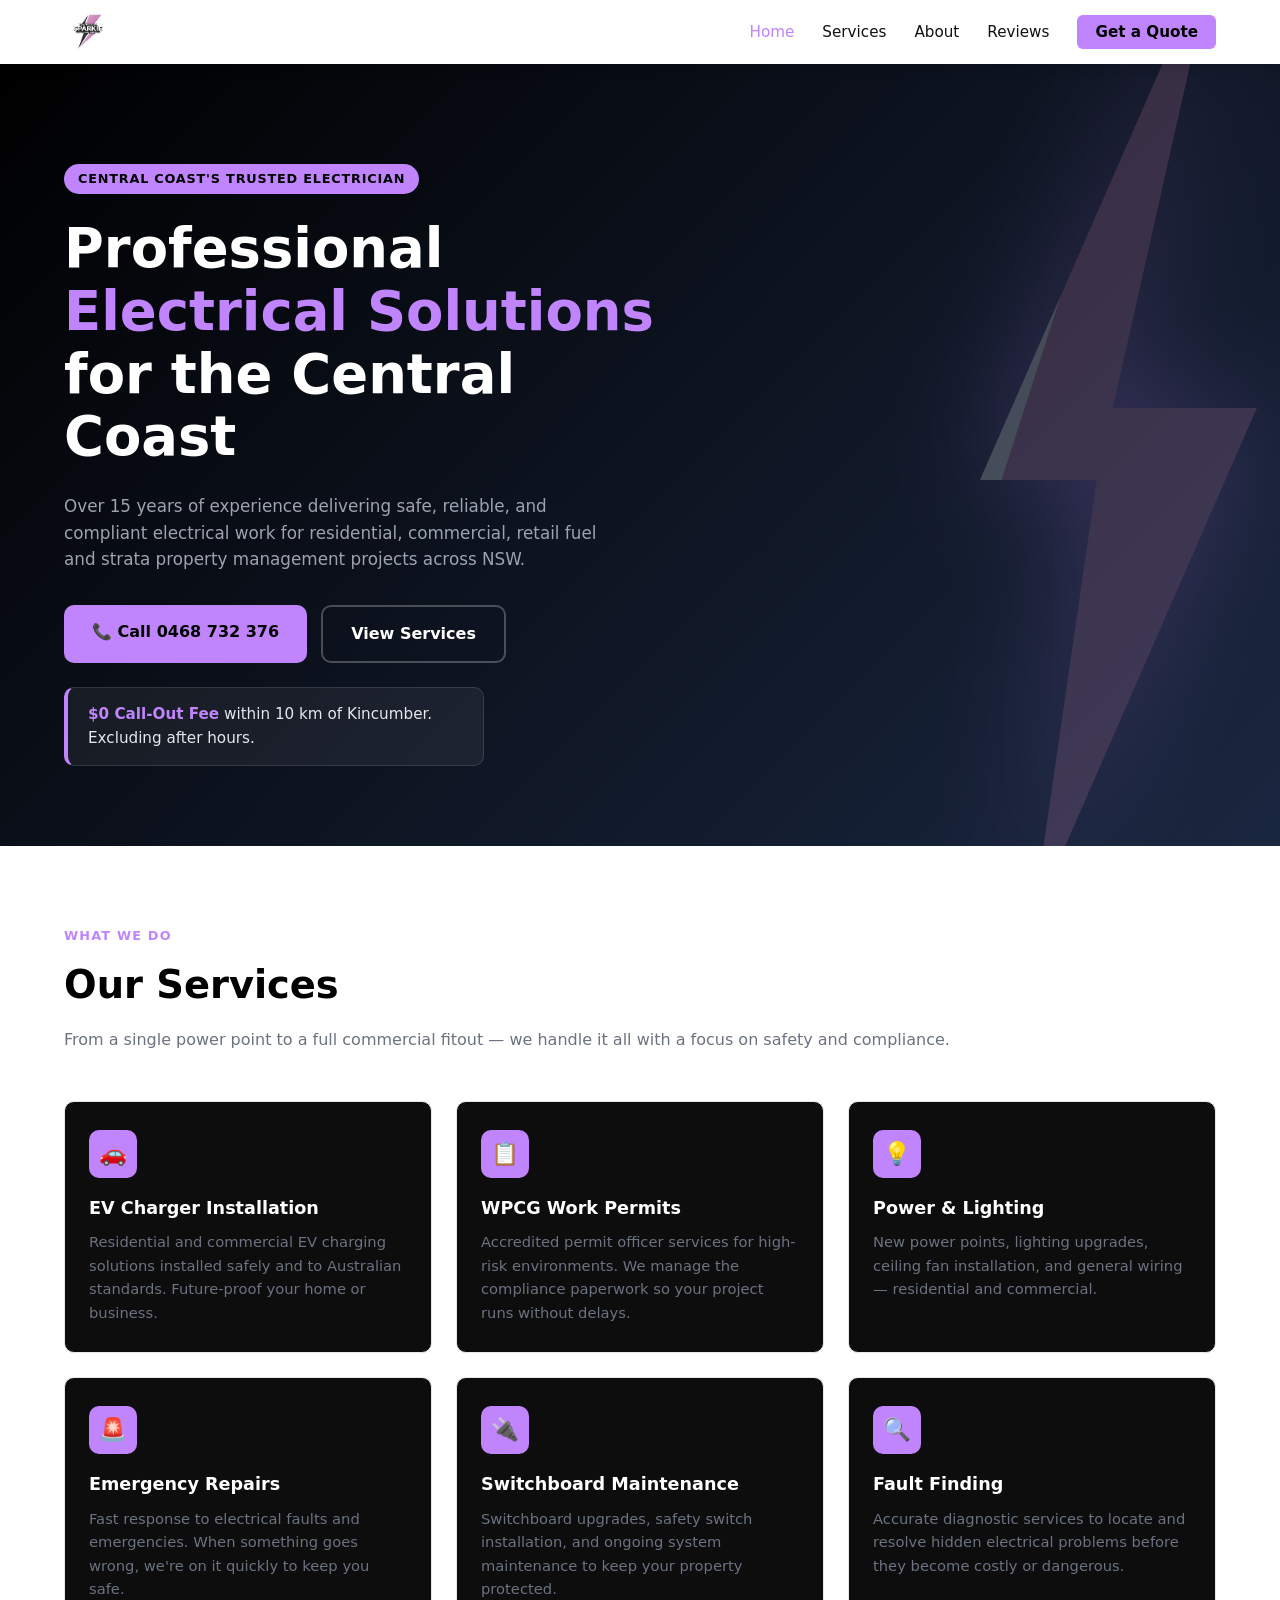
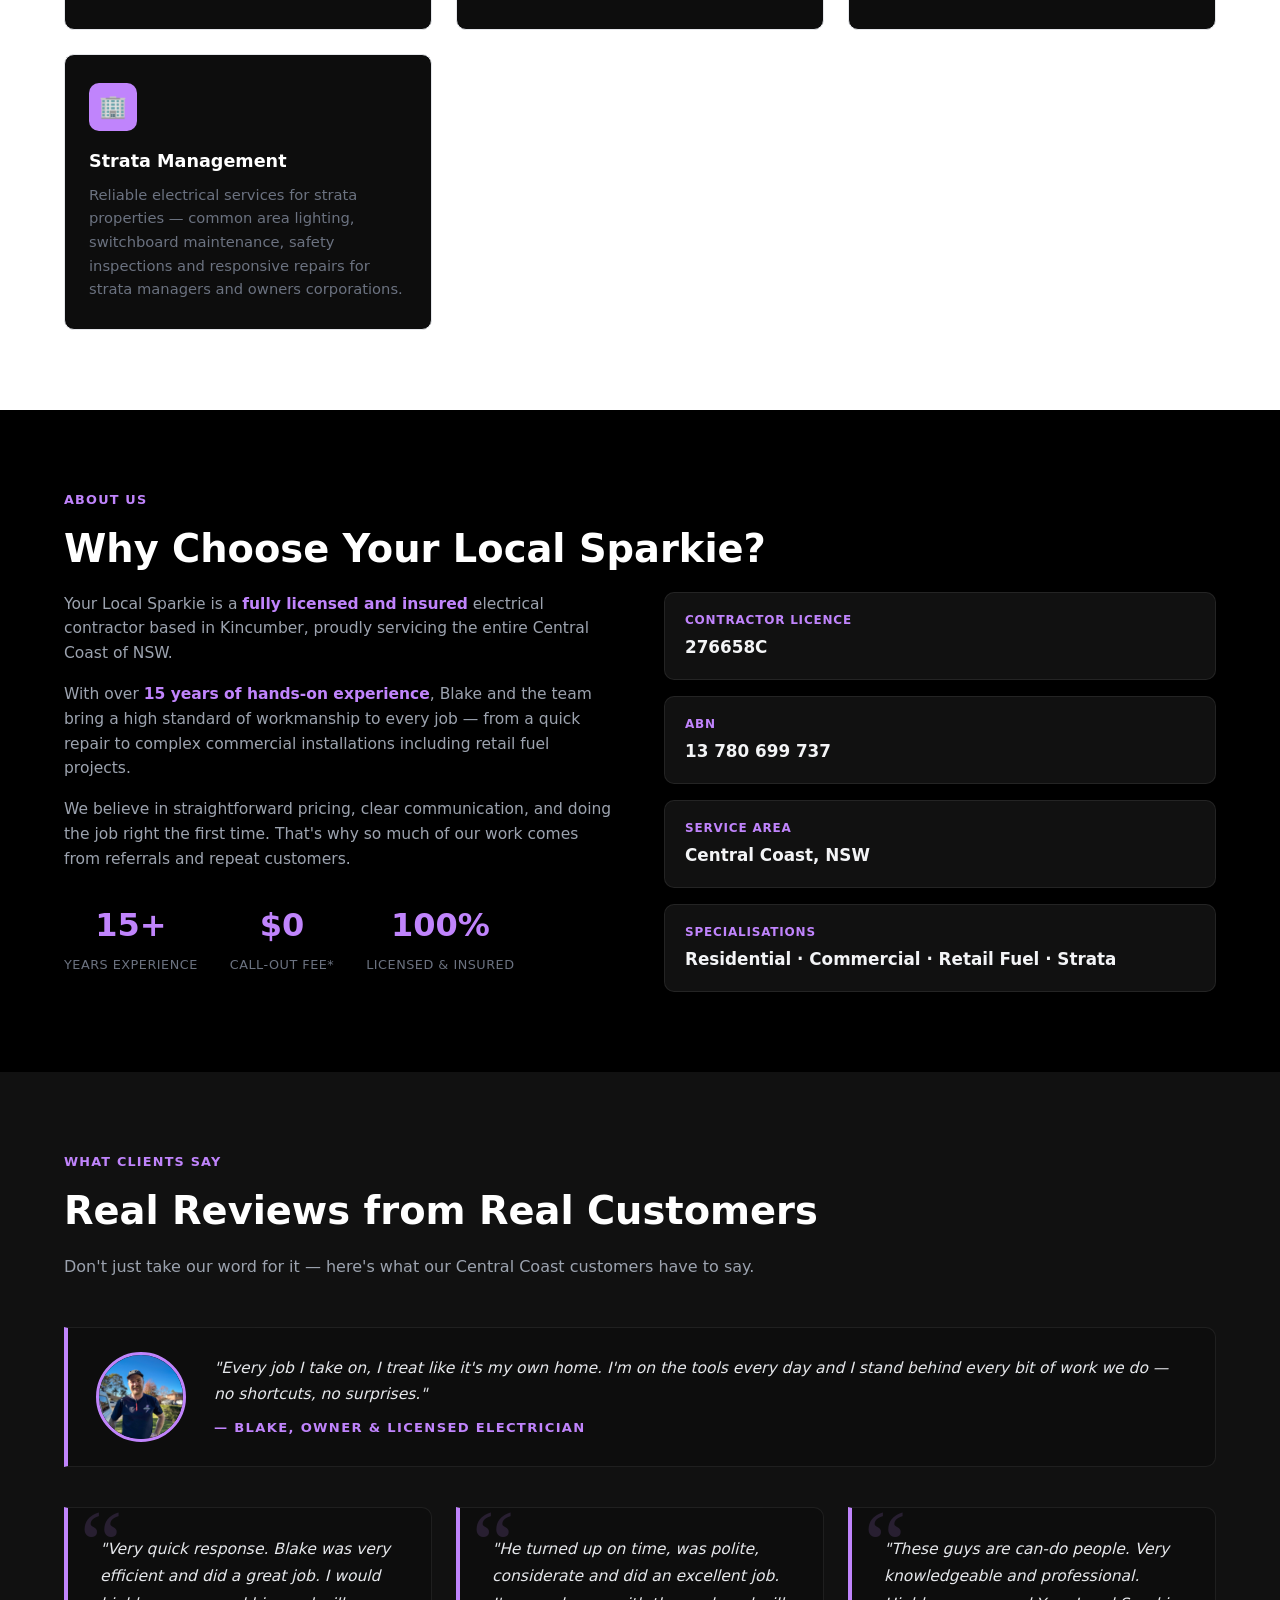
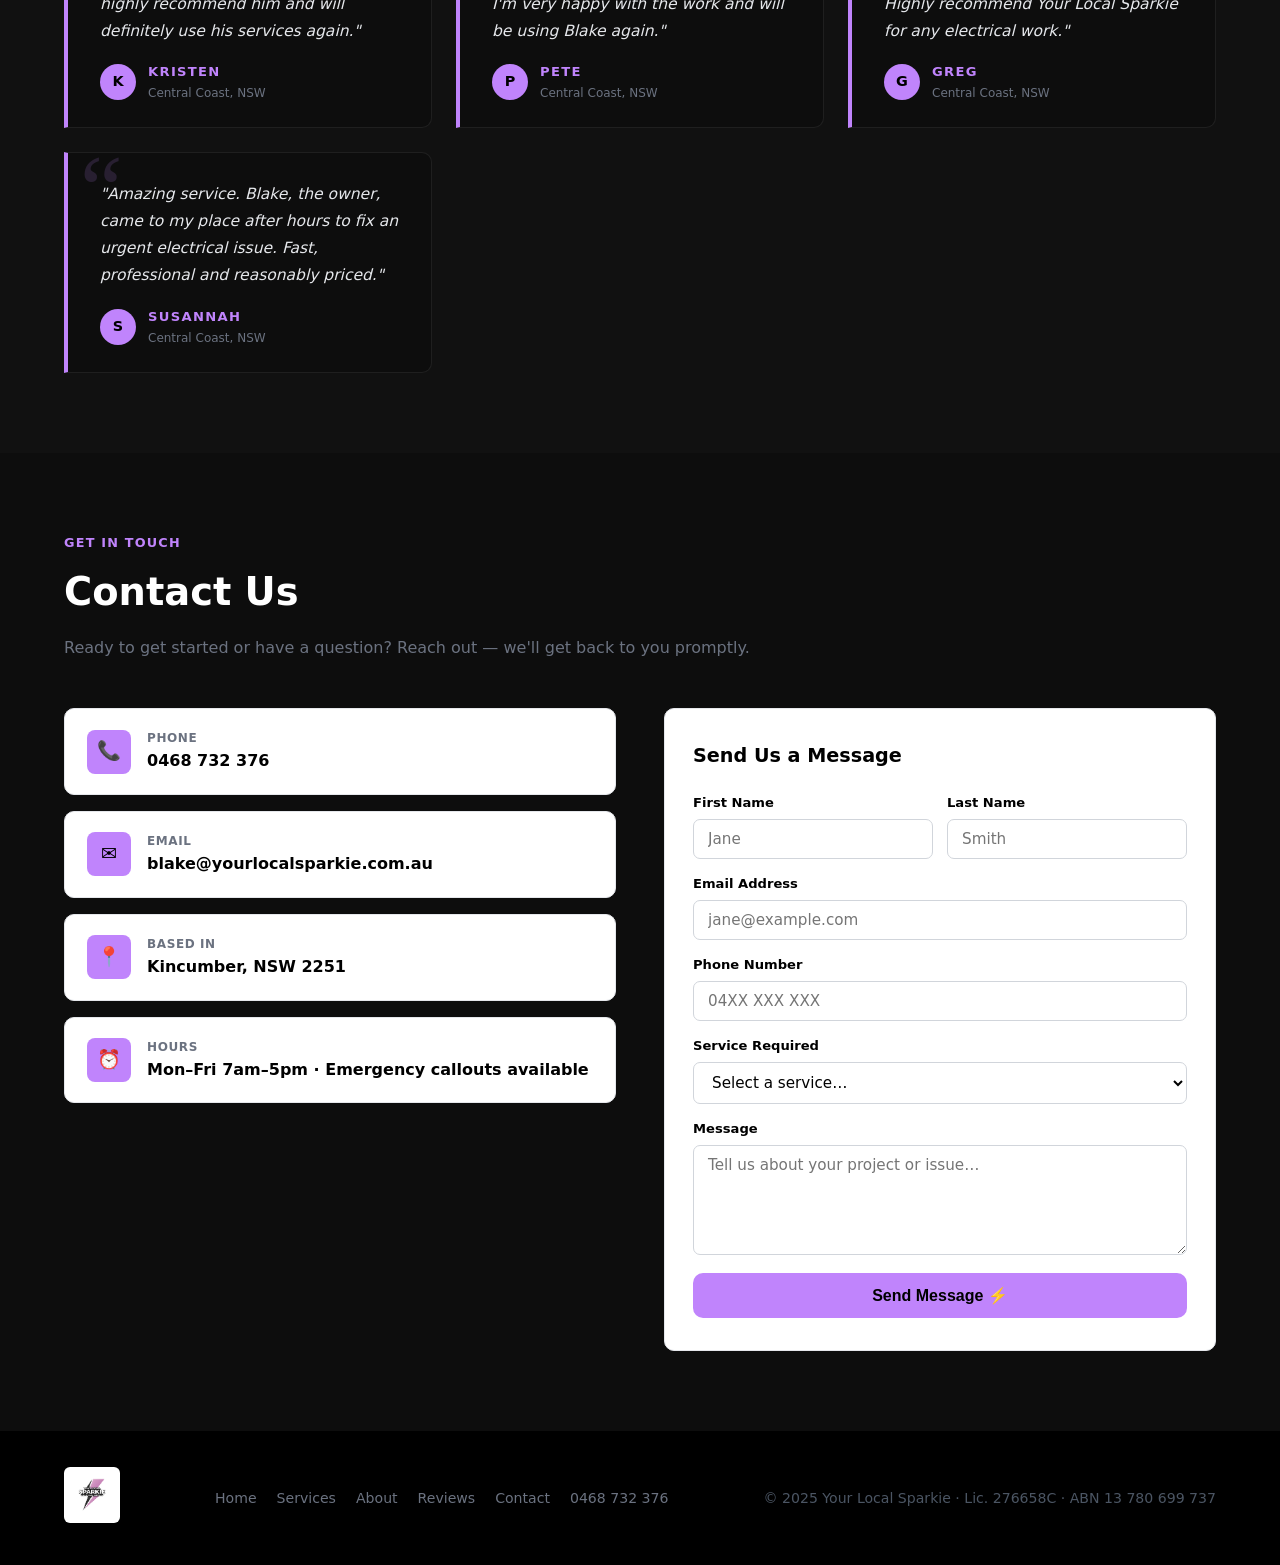
<file: index.html>
<!DOCTYPE html>
<html lang="en">
<head>
  <meta charset="UTF-8" />
  <meta name="viewport" content="width=device-width, initial-scale=1.0" />
  <title>Your Local Sparkie | Electrician – Central Coast NSW</title>
  <style>
    *, *::before, *::after { box-sizing: border-box; margin: 0; padding: 0; }

    :root {
      --yellow: #C084FC;
      --dark:   #000000;
      --mid:    #111111;
      --light:  #0D0D0D;
      --muted:  #6B7280;
      --radius: 10px;
    }

    html { scroll-behavior: smooth; }

    body {
      font-family: 'Segoe UI', system-ui, sans-serif;
      background: var(--light);
      color: var(--dark);
      line-height: 1.6;
    }

    /* ── NAV ── */
    nav {
      position: sticky;
      top: 0;
      z-index: 100;
      background: #ffffff;
      display: flex;
      align-items: center;
      justify-content: space-between;
      padding: 0 5%;
      height: 64px;
      box-shadow: 0 2px 12px rgba(0,0,0,.15);
    }

    .nav-logo {
      display: flex;
      align-items: center;
      text-decoration: none;
    }

    .nav-logo img {
      height: 48px;
      width: auto;
      border-radius: 6px;
    }

    .nav-links {
      display: flex;
      list-style: none;
      gap: 28px;
    }

    .nav-links a {
      text-decoration: none;
      color: #111111;
      font-size: .95rem;
      font-weight: 500;
      transition: color .2s;
    }

    .nav-links a:hover { color: var(--yellow); }

    .nav-cta {
      background: var(--yellow);
      color: var(--dark) !important;
      padding: 8px 18px;
      border-radius: 6px;
      font-weight: 700 !important;
      transition: opacity .2s !important;
    }

    .nav-cta:hover { opacity: .85; color: var(--dark) !important; }

    /* ── HERO ── */
    #home {
      background: linear-gradient(135deg, var(--dark) 0%, #1a2740 100%);
      color: #fff;
      padding: 100px 5% 80px;
      display: flex;
      flex-direction: column;
      align-items: flex-start;
      gap: 24px;
      position: relative;
      overflow: hidden;
    }

    .hero-bolt {
      position: absolute;
      right: -60px;
      top: -40px;
      width: 480px;
      height: auto;
      opacity: 0.22;
      pointer-events: none;
      user-select: none;
      z-index: 0;
      filter: drop-shadow(0 0 60px #C084FC);
    }

    @media (max-width: 768px) {
      .hero-bolt { width: 260px; right: -30px; top: -20px; }
    }

    .hero-badge {
      background: var(--yellow);
      color: var(--dark);
      font-size: .8rem;
      font-weight: 700;
      padding: 5px 14px;
      border-radius: 999px;
      text-transform: uppercase;
      letter-spacing: .8px;
    }

    #home h1 {
      font-size: clamp(2rem, 5vw, 3.4rem);
      font-weight: 800;
      line-height: 1.15;
      max-width: 640px;
    }

    #home h1 span { color: var(--yellow); }

    #home p {
      max-width: 560px;
      color: #9CA3AF;
      font-size: 1.05rem;
    }

    .hero-actions {
      display: flex;
      flex-wrap: wrap;
      gap: 14px;
      margin-top: 8px;
    }

    .btn-primary {
      background: var(--yellow);
      color: var(--dark);
      text-decoration: none;
      padding: 14px 28px;
      border-radius: var(--radius);
      font-weight: 700;
      font-size: 1rem;
      transition: opacity .2s, transform .15s;
      display: inline-block;
    }

    .btn-primary:hover { opacity: .88; transform: translateY(-1px); }

    .btn-outline {
      background: transparent;
      color: #fff;
      text-decoration: none;
      padding: 14px 28px;
      border-radius: var(--radius);
      font-weight: 600;
      font-size: 1rem;
      border: 2px solid rgba(255,255,255,.25);
      transition: border-color .2s, background .2s;
      display: inline-block;
    }

    .btn-outline:hover { border-color: var(--yellow); background: rgba(192,132,252,.07); }

    .hero-callout {
      background: rgba(255,255,255,.06);
      border: 1px solid rgba(255,255,255,.12);
      border-left: 4px solid var(--yellow);
      border-radius: var(--radius);
      padding: 14px 20px;
      font-size: .95rem;
      color: #E5E7EB;
      max-width: 420px;
    }

    .hero-callout strong { color: var(--yellow); }

    /* ── SECTION SHARED ── */
    section { padding: 80px 5%; }

    .section-label {
      font-size: .8rem;
      font-weight: 700;
      text-transform: uppercase;
      letter-spacing: 1.2px;
      color: var(--yellow);
      margin-bottom: 8px;
    }

    h2 {
      font-size: clamp(1.6rem, 3.5vw, 2.4rem);
      font-weight: 800;
      margin-bottom: 12px;
      color: var(--dark);
    }

    .section-sub {
      color: var(--muted);
      font-size: 1rem;
      max-width: 100%;
      margin-bottom: 48px;
    }

    /* ── SERVICES ── */
    #services { background: #fff; }

    .services-grid {
      display: grid;
      grid-template-columns: repeat(auto-fill, minmax(280px, 1fr));
      gap: 24px;
    }

    .service-card {
      background: var(--light);
      border: 1px solid #E5E7EB;
      border-radius: var(--radius);
      padding: 28px 24px;
      transition: box-shadow .2s, transform .2s;
    }

    .service-card:hover {
      box-shadow: 0 8px 28px rgba(0,0,0,.09);
      transform: translateY(-3px);
    }

    .service-icon {
      width: 48px;
      height: 48px;
      background: var(--yellow);
      border-radius: 10px;
      display: flex;
      align-items: center;
      justify-content: center;
      font-size: 1.4rem;
      margin-bottom: 16px;
    }

    .service-card h3 {
      font-size: 1.1rem;
      font-weight: 700;
      margin-bottom: 8px;
      color: #ffffff;
    }

    .service-card p {
      font-size: .92rem;
      color: var(--muted);
      line-height: 1.6;
    }

    /* ── ABOUT ── */
    #about {
      background: var(--dark);
      color: #fff;
    }

    #about h2 { color: #fff; }

    .about-grid {
      display: grid;
      grid-template-columns: 1fr 1fr;
      gap: 48px;
      align-items: start;
    }

    .about-text p {
      color: #9CA3AF;
      margin-bottom: 16px;
      font-size: .97rem;
    }

    .about-text .highlight {
      color: var(--yellow);
      font-weight: 600;
    }

    .creds {
      display: flex;
      flex-direction: column;
      gap: 16px;
    }

    .cred-card {
      background: var(--mid);
      border: 1px solid rgba(255,255,255,.08);
      border-radius: var(--radius);
      padding: 18px 20px;
    }

    .cred-card .cred-label {
      font-size: .75rem;
      text-transform: uppercase;
      letter-spacing: .8px;
      color: var(--yellow);
      font-weight: 700;
      margin-bottom: 4px;
    }

    .cred-card .cred-value {
      font-size: 1.05rem;
      font-weight: 600;
      color: #F3F4F6;
    }

    .stats-row {
      display: flex;
      gap: 32px;
      margin-top: 28px;
      flex-wrap: wrap;
    }

    .stat { text-align: center; }

    .stat .num {
      font-size: 2rem;
      font-weight: 800;
      color: var(--yellow);
      display: block;
    }

    .stat .lbl {
      font-size: .8rem;
      color: #6B7280;
      text-transform: uppercase;
      letter-spacing: .5px;
    }

    /* ── TESTIMONIALS ── */
    #testimonials {
      background: var(--mid);
    }

    #testimonials h2 { color: #fff; }

    /* Owner intro banner */
    .owner-banner {
      display: flex;
      align-items: center;
      gap: 28px;
      background: var(--light);
      border: 1px solid rgba(255,255,255,.08);
      border-left: 4px solid var(--yellow);
      border-radius: 0 var(--radius) var(--radius) 0;
      padding: 24px 28px;
      margin-bottom: 40px;
    }

    .owner-photo {
      width: 90px;
      height: 90px;
      border-radius: 50%;
      object-fit: cover;
      object-position: center top;
      border: 3px solid var(--yellow);
      flex-shrink: 0;
    }

    .owner-text p {
      font-size: .97rem;
      color: #E5E7EB;
      font-style: italic;
      line-height: 1.65;
      margin-bottom: 10px;
    }

    .owner-sig {
      font-size: .82rem;
      font-weight: 700;
      text-transform: uppercase;
      letter-spacing: .1em;
      color: var(--yellow);
    }

    .testimonials-grid {
      display: grid;
      grid-template-columns: repeat(auto-fill, minmax(300px, 1fr));
      gap: 24px;
    }

    .testimonial-card {
      background: var(--light);
      border: 1px solid rgba(255,255,255,.08);
      border-left: 4px solid var(--yellow);
      border-radius: 0 var(--radius) var(--radius) 0;
      padding: 28px 28px 24px 32px;
      position: relative;
      overflow: hidden;
      transition: transform .2s, box-shadow .2s;
    }

    .testimonial-card:hover {
      transform: translateY(-3px);
      box-shadow: 0 8px 28px rgba(0,0,0,.4);
    }

    .testimonial-card::before {
      content: '\201C';
      font-family: Georgia, serif;
      font-size: 6rem;
      color: var(--yellow);
      opacity: .15;
      position: absolute;
      top: -12px;
      left: 12px;
      line-height: 1;
      pointer-events: none;
      user-select: none;
    }

    .testimonial-card p {
      font-size: .97rem;
      color: #E5E7EB;
      line-height: 1.75;
      font-style: italic;
      margin-bottom: 16px;
    }

    .testimonial-author {
      display: flex;
      align-items: center;
      gap: 12px;
    }

    .author-avatar {
      width: 36px;
      height: 36px;
      background: var(--yellow);
      border-radius: 50%;
      display: flex;
      align-items: center;
      justify-content: center;
      font-size: .9rem;
      font-weight: 800;
      color: var(--dark);
      flex-shrink: 0;
    }

    .author-name {
      font-size: .82rem;
      font-weight: 700;
      text-transform: uppercase;
      letter-spacing: .1em;
      color: var(--yellow);
    }

    .author-location {
      font-size: .75rem;
      color: var(--muted);
      margin-top: 2px;
    }

    /* ── CONTACT ── */
    #contact { background: var(--light); }
    #contact h2 { color: #ffffff; }

    .contact-grid {
      display: grid;
      grid-template-columns: 1fr 1fr;
      gap: 48px;
      align-items: start;
    }

    .contact-cards {
      display: flex;
      flex-direction: column;
      gap: 16px;
    }

    .contact-card {
      background: #fff;
      border: 1px solid #E5E7EB;
      border-radius: var(--radius);
      padding: 20px 22px;
      display: flex;
      align-items: center;
      gap: 16px;
      text-decoration: none;
      color: var(--dark);
      transition: box-shadow .2s, border-color .2s;
    }

    .contact-card:hover {
      border-color: var(--yellow);
      box-shadow: 0 4px 16px rgba(0,0,0,.07);
    }

    .contact-card .cc-icon {
      width: 44px;
      height: 44px;
      background: var(--yellow);
      border-radius: 8px;
      display: flex;
      align-items: center;
      justify-content: center;
      font-size: 1.2rem;
      flex-shrink: 0;
    }

    .contact-card .cc-label {
      font-size: .75rem;
      text-transform: uppercase;
      letter-spacing: .6px;
      color: var(--muted);
      font-weight: 600;
    }

    .contact-card .cc-value {
      font-size: 1rem;
      font-weight: 700;
      color: var(--dark);
    }

    /* contact form */
    .contact-form {
      background: #fff;
      border: 1px solid #E5E7EB;
      border-radius: var(--radius);
      padding: 32px 28px;
    }

    .contact-form h3 {
      font-size: 1.2rem;
      font-weight: 700;
      margin-bottom: 20px;
      color: var(--dark);
    }

    .form-row {
      display: grid;
      grid-template-columns: 1fr 1fr;
      gap: 14px;
    }

    .form-group {
      display: flex;
      flex-direction: column;
      gap: 6px;
      margin-bottom: 14px;
    }

    .form-group label {
      font-size: .82rem;
      font-weight: 600;
      color: var(--dark);
    }

    .form-group input,
    .form-group textarea,
    .form-group select {
      padding: 10px 14px;
      border: 1px solid #D1D5DB;
      border-radius: 7px;
      font-size: .95rem;
      font-family: inherit;
      color: var(--dark);
      background: #fff;
      transition: border-color .2s, box-shadow .2s;
      outline: none;
      width: 100%;
    }

    .form-group input:focus,
    .form-group textarea:focus,
    .form-group select:focus {
      border-color: var(--yellow);
      box-shadow: 0 0 0 3px rgba(192,132,252,.18);
    }

    .form-group textarea { resize: vertical; min-height: 110px; }

    .btn-submit {
      width: 100%;
      padding: 13px;
      background: var(--yellow);
      color: var(--dark);
      border: none;
      border-radius: var(--radius);
      font-size: 1rem;
      font-weight: 700;
      cursor: pointer;
      transition: opacity .2s;
      margin-top: 4px;
    }

    .btn-submit:hover { opacity: .87; }

    /* ── FOOTER ── */
    footer {
      background: var(--dark);
      color: #6B7280;
      padding: 36px 5%;
      display: flex;
      flex-wrap: wrap;
      justify-content: space-between;
      align-items: center;
      gap: 16px;
      font-size: .88rem;
    }

    .footer-logo {
      text-decoration: none;
    }

    .footer-logo img {
      height: 56px;
      width: auto;
      border-radius: 6px;
      background: #ffffff;
      padding: 6px;
    }

    .footer-links {
      display: flex;
      gap: 20px;
      list-style: none;
      flex-wrap: wrap;
    }

    .footer-links a {
      color: #6B7280;
      text-decoration: none;
      transition: color .2s;
    }

    .footer-links a:hover { color: var(--yellow); }

    footer p { color: #4B5563; }

    /* ── RESPONSIVE ── */
    @media (max-width: 768px) {
      .nav-links { display: none; }

      .about-grid,
      .contact-grid { grid-template-columns: 1fr; gap: 32px; }

      .form-row { grid-template-columns: 1fr; }

      .stats-row { gap: 20px; }

      .testimonials-grid { grid-template-columns: 1fr; }
    }
  </style>
</head>
<body>

  <!-- NAV -->
  <nav>
    <a href="#home" class="nav-logo">
      <img src="logo.png" alt="Your Local Sparkie Electrical Services" />
    </a>
    <ul class="nav-links">
      <li><a href="#home">Home</a></li>
      <li><a href="#services">Services</a></li>
      <li><a href="#about">About</a></li>
      <li><a href="#testimonials">Reviews</a></li>
      <li><a href="#contact" class="nav-cta">Get a Quote</a></li>
    </ul>
  </nav>

  <!-- HERO -->
  <section id="home">

    <!-- Logo-style split lightning bolt background -->
    <svg class="hero-bolt" viewBox="0 0 300 560" xmlns="http://www.w3.org/2000/svg" aria-hidden="true">
      <defs>
        <!-- Diagonal clip: left/dark half matches the logo split -->
        <clipPath id="bolt-dark">
          <polygon points="0,0 180,0 0,560"/>
        </clipPath>
      </defs>
      <!-- Pink half — full bolt shape -->
      <polygon points="200,0 75,285 148,285 108,560 248,240 158,240 212,0" fill="#CD87B9"/>
      <!-- White half — clipped to left side, visible on dark background -->
      <polygon points="200,0 75,285 148,285 108,560 248,240 158,240 212,0" fill="#ffffff" clip-path="url(#bolt-dark)"/>
    </svg>

    <div class="hero-badge">Central Coast's Trusted Electrician</div>
    <h1>Professional <span>Electrical Solutions</span> for the Central Coast</h1>
    <p>Over 15 years of experience delivering safe, reliable, and compliant electrical work for residential, commercial, retail fuel and strata property management projects across NSW.</p>
    <div class="hero-actions">
      <a href="tel:0468732376" class="btn-primary">📞 Call 0468 732 376</a>
      <a href="#services" class="btn-outline">View Services</a>
    </div>
    <div class="hero-callout">
      <strong>$0 Call-Out Fee</strong> within 10 km of Kincumber. Excluding after hours.
    </div>
  </section>

  <!-- SERVICES -->
  <section id="services">
    <div class="section-label">What We Do</div>
    <h2>Our Services</h2>
    <p class="section-sub">From a single power point to a full commercial fitout — we handle it all with a focus on safety and compliance.</p>

    <div class="services-grid">
      <div class="service-card">
        <div class="service-icon">🚗</div>
        <h3>EV Charger Installation</h3>
        <p>Residential and commercial EV charging solutions installed safely and to Australian standards. Future-proof your home or business.</p>
      </div>
      <div class="service-card">
        <div class="service-icon">📋</div>
        <h3>WPCG Work Permits</h3>
        <p>Accredited permit officer services for high-risk environments. We manage the compliance paperwork so your project runs without delays.</p>
      </div>
      <div class="service-card">
        <div class="service-icon">💡</div>
        <h3>Power &amp; Lighting</h3>
        <p>New power points, lighting upgrades, ceiling fan installation, and general wiring — residential and commercial.</p>
      </div>
      <div class="service-card">
        <div class="service-icon">🚨</div>
        <h3>Emergency Repairs</h3>
        <p>Fast response to electrical faults and emergencies. When something goes wrong, we're on it quickly to keep you safe.</p>
      </div>
      <div class="service-card">
        <div class="service-icon">🔌</div>
        <h3>Switchboard Maintenance</h3>
        <p>Switchboard upgrades, safety switch installation, and ongoing system maintenance to keep your property protected.</p>
      </div>
      <div class="service-card">
        <div class="service-icon">🔍</div>
        <h3>Fault Finding</h3>
        <p>Accurate diagnostic services to locate and resolve hidden electrical problems before they become costly or dangerous.</p>
      </div>
      <div class="service-card">
        <div class="service-icon">🏢</div>
        <h3>Strata Management</h3>
        <p>Reliable electrical services for strata properties — common area lighting, switchboard maintenance, safety inspections and responsive repairs for strata managers and owners corporations.</p>
      </div>
    </div>
  </section>

  <!-- ABOUT -->
  <section id="about">
    <div class="section-label">About Us</div>
    <h2>Why Choose Your Local Sparkie?</h2>

    <div class="about-grid">
      <div class="about-text">
        <p>Your Local Sparkie is a <span class="highlight">fully licensed and insured</span> electrical contractor based in Kincumber, proudly servicing the entire Central Coast of NSW.</p>
        <p>With over <span class="highlight">15 years of hands-on experience</span>, Blake and the team bring a high standard of workmanship to every job — from a quick repair to complex commercial installations including retail fuel projects.</p>
        <p>We believe in straightforward pricing, clear communication, and doing the job right the first time. That's why so much of our work comes from referrals and repeat customers.</p>

        <div class="stats-row">
          <div class="stat">
            <span class="num">15+</span>
            <span class="lbl">Years Experience</span>
          </div>
          <div class="stat">
            <span class="num">$0</span>
            <span class="lbl">Call-Out Fee*</span>
          </div>
          <div class="stat">
            <span class="num">100%</span>
            <span class="lbl">Licensed &amp; Insured</span>
          </div>
        </div>
      </div>

      <div class="creds">
        <div class="cred-card">
          <div class="cred-label">Contractor Licence</div>
          <div class="cred-value">276658C</div>
        </div>
        <div class="cred-card">
          <div class="cred-label">ABN</div>
          <div class="cred-value">13 780 699 737</div>
        </div>
        <div class="cred-card">
          <div class="cred-label">Service Area</div>
          <div class="cred-value">Central Coast, NSW</div>
        </div>
        <div class="cred-card">
          <div class="cred-label">Specialisations</div>
          <div class="cred-value">Residential · Commercial · Retail Fuel · Strata</div>
        </div>
      </div>
    </div>
  </section>

  <!-- TESTIMONIALS -->
  <section id="testimonials">
    <div class="section-label">What Clients Say</div>
    <h2>Real Reviews from Real Customers</h2>
    <p class="section-sub" style="color:#9CA3AF;">Don't just take our word for it — here's what our Central Coast customers have to say.</p>

    <div class="owner-banner">
      <img src="blake.jpg" alt="Blake — Your Local Sparkie" class="owner-photo" />
      <div class="owner-text">
        <p>"Every job I take on, I treat like it's my own home. I'm on the tools every day and I stand behind every bit of work we do — no shortcuts, no surprises."</p>
        <div class="owner-sig">— Blake, Owner &amp; Licensed Electrician</div>
      </div>
    </div>

    <div class="testimonials-grid">

      <div class="testimonial-card">
        <p>"Very quick response. Blake was very efficient and did a great job. I would highly recommend him and will definitely use his services again."</p>
        <div class="testimonial-author">
          <div class="author-avatar">K</div>
          <div>
            <div class="author-name">Kristen</div>
            <div class="author-location">Central Coast, NSW</div>
          </div>
        </div>
      </div>

      <div class="testimonial-card">
        <p>"He turned up on time, was polite, considerate and did an excellent job. I'm very happy with the work and will be using Blake again."</p>
        <div class="testimonial-author">
          <div class="author-avatar">P</div>
          <div>
            <div class="author-name">Pete</div>
            <div class="author-location">Central Coast, NSW</div>
          </div>
        </div>
      </div>

      <div class="testimonial-card">
        <p>"These guys are can-do people. Very knowledgeable and professional. Highly recommend Your Local Sparkie for any electrical work."</p>
        <div class="testimonial-author">
          <div class="author-avatar">G</div>
          <div>
            <div class="author-name">Greg</div>
            <div class="author-location">Central Coast, NSW</div>
          </div>
        </div>
      </div>

      <div class="testimonial-card">
        <p>"Amazing service. Blake, the owner, came to my place after hours to fix an urgent electrical issue. Fast, professional and reasonably priced."</p>
        <div class="testimonial-author">
          <div class="author-avatar">S</div>
          <div>
            <div class="author-name">Susannah</div>
            <div class="author-location">Central Coast, NSW</div>
          </div>
        </div>
      </div>

    </div>
  </section>

  <!-- CONTACT -->
  <section id="contact">
    <div class="section-label">Get In Touch</div>
    <h2>Contact Us</h2>
    <p class="section-sub">Ready to get started or have a question? Reach out — we'll get back to you promptly.</p>

    <div class="contact-grid">

      <div class="contact-cards">
        <a href="tel:0468732376" class="contact-card">
          <div class="cc-icon">📞</div>
          <div>
            <div class="cc-label">Phone</div>
            <div class="cc-value">0468 732 376</div>
          </div>
        </a>
        <a href="mailto:blake@yourlocalsparkie.com.au" class="contact-card">
          <div class="cc-icon">✉️</div>
          <div>
            <div class="cc-label">Email</div>
            <div class="cc-value">blake@yourlocalsparkie.com.au</div>
          </div>
        </a>
        <a href="#contact" class="contact-card">
          <div class="cc-icon">📍</div>
          <div>
            <div class="cc-label">Based In</div>
            <div class="cc-value">Kincumber, NSW 2251</div>
          </div>
        </a>
        <a href="#contact" class="contact-card">
          <div class="cc-icon">⏰</div>
          <div>
            <div class="cc-label">Hours</div>
            <div class="cc-value">Mon–Fri 7am–5pm · Emergency callouts available</div>
          </div>
        </a>
      </div>

      <form class="contact-form" action="https://formspree.io/f/xjgznlgk" method="POST">
        <h3>Send Us a Message</h3>
        <div class="form-row">
          <div class="form-group">
            <label for="fname">First Name</label>
            <input type="text" id="fname" name="first_name" placeholder="Jane" required />
          </div>
          <div class="form-group">
            <label for="lname">Last Name</label>
            <input type="text" id="lname" name="last_name" placeholder="Smith" />
          </div>
        </div>
        <div class="form-group">
          <label for="email">Email Address</label>
          <input type="email" id="email" name="email" placeholder="jane@example.com" required />
        </div>
        <div class="form-group">
          <label for="phone">Phone Number</label>
          <input type="tel" id="phone" name="phone" placeholder="04XX XXX XXX" />
        </div>
        <div class="form-group">
          <label for="service">Service Required</label>
          <select id="service" name="service" required>
            <option value="">Select a service…</option>
            <option>EV Charger Installation</option>
            <option>WPCG Work Permits</option>
            <option>Power &amp; Lighting</option>
            <option>Emergency Repairs</option>
            <option>Switchboard Maintenance</option>
            <option>Fault Finding</option>
            <option>Strata Management</option>
            <option>Other</option>
          </select>
        </div>
        <div class="form-group">
          <label for="message">Message</label>
          <textarea id="message" name="message" placeholder="Tell us about your project or issue…" required></textarea>
        </div>
        <button type="submit" class="btn-submit">Send Message ⚡</button>
      </form>

    </div>
  </section>

  <!-- FOOTER -->
  <footer>
    <a href="#home" class="footer-logo">
      <img src="logo.png" alt="Your Local Sparkie Electrical Services" />
    </a>
    <ul class="footer-links">
      <li><a href="#home">Home</a></li>
      <li><a href="#services">Services</a></li>
      <li><a href="#about">About</a></li>
      <li><a href="#testimonials">Reviews</a></li>
      <li><a href="#contact">Contact</a></li>
      <li><a href="tel:0468732376">0468 732 376</a></li>
    </ul>
    <p>© 2025 Your Local Sparkie · Lic. 276658C · ABN 13 780 699 737</p>
  </footer>

  <script>
    function handleSubmit(e) {
      e.preventDefault();
      const name = document.getElementById('fname').value.trim();
      const email = document.getElementById('email').value.trim();
      const service = document.getElementById('service').value;
      const message = document.getElementById('message').value.trim();

      if (!name || !email || !service || !message) {
        alert('Please fill in all required fields.');
        return;
      }

      const subject = encodeURIComponent('Website Enquiry – ' + service);
      const body = encodeURIComponent(
        'Name: ' + document.getElementById('fname').value + ' ' + document.getElementById('lname').value + '\n' +
        'Email: ' + email + '\n' +
        'Phone: ' + document.getElementById('phone').value + '\n' +
        'Service: ' + service + '\n\n' +
        message
      );
      window.location.href = 'mailto:blake@yourlocalsparkie.com.au?subject=' + subject + '&body=' + body;
    }

    const sections = document.querySelectorAll('section[id]');
    const navLinks = document.querySelectorAll('.nav-links a');

    const observer = new IntersectionObserver((entries) => {
      entries.forEach(entry => {
        if (entry.isIntersecting) {
          navLinks.forEach(link => {
            link.style.color = link.getAttribute('href') === '#' + entry.target.id ? 'var(--yellow)' : '';
          });
        }
      });
    }, { threshold: 0.4 });

    sections.forEach(s => observer.observe(s));
  </script>

</body>
</html>
</file>
